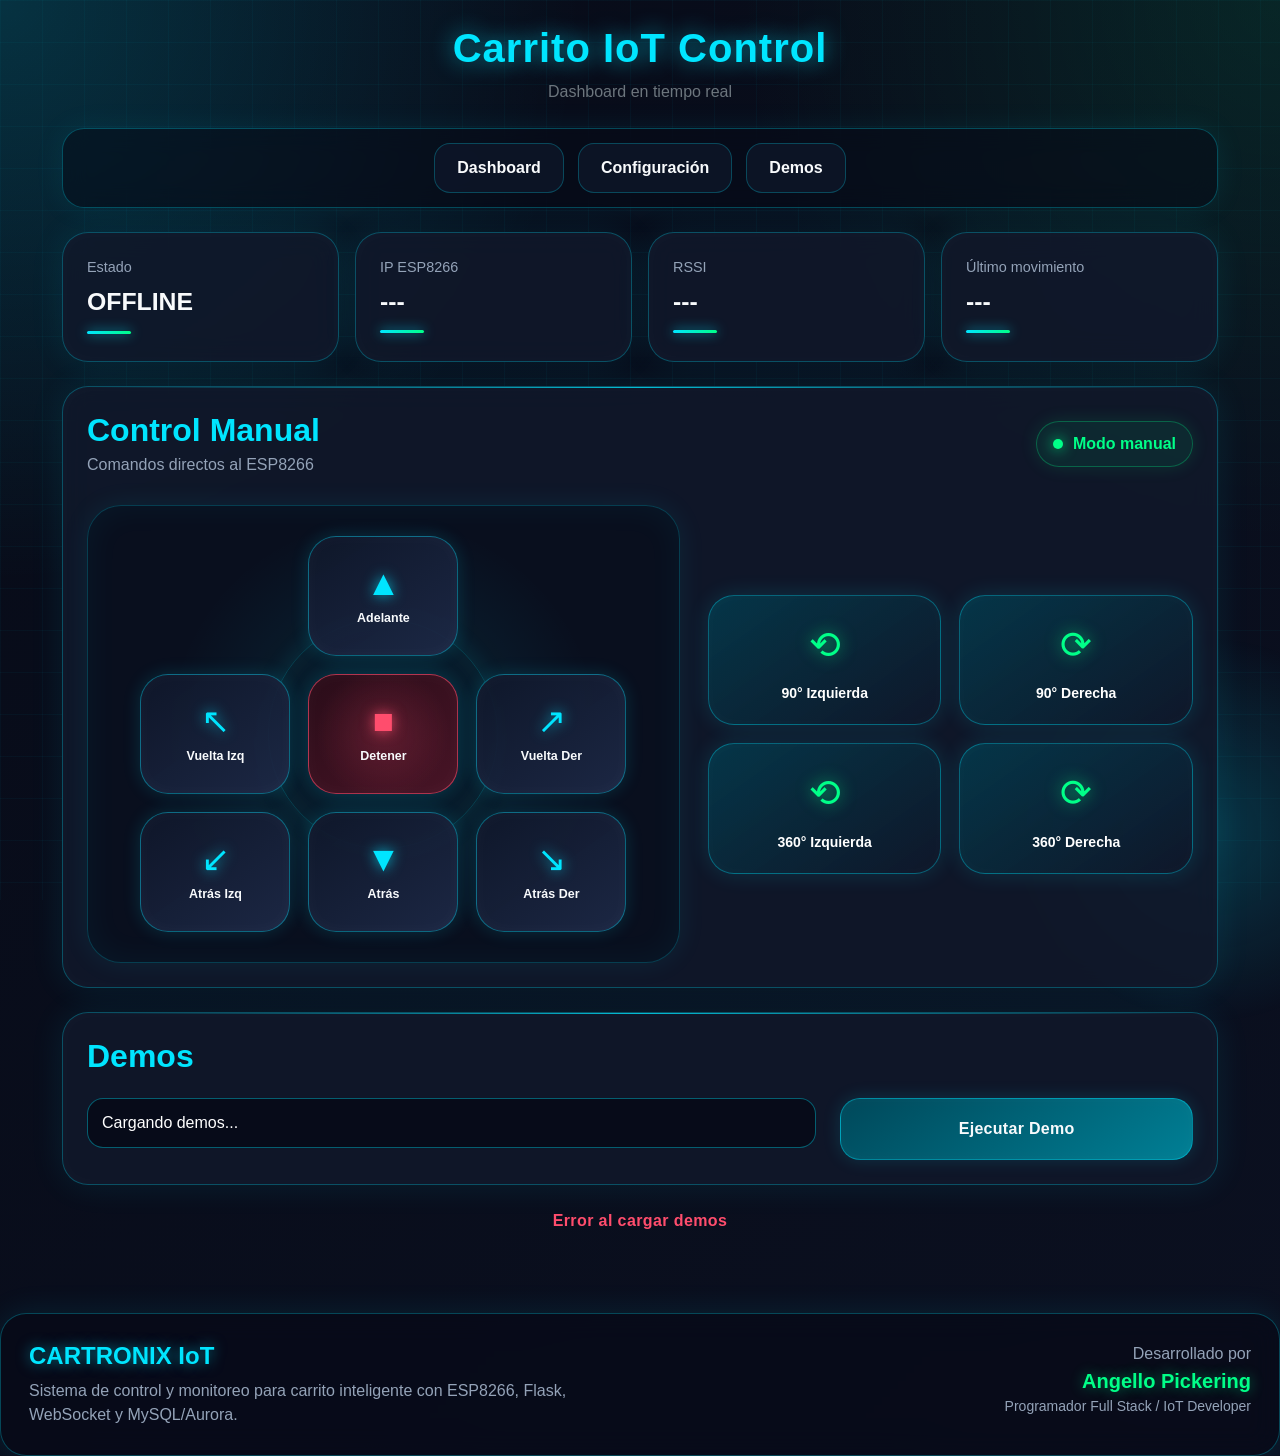
<file: index.html>
<!DOCTYPE html>
<html lang="es">
<head>
    <meta charset="UTF-8">
    <title>CARTRONIX IoT | Control Inteligente</title>
    <link rel="icon" type="image/png" href="./assets/img/favicon.png">
    <meta name="viewport" content="width=device-width, initial-scale=1.0">

    <link href="https://cdn.jsdelivr.net/npm/bootstrap@5.3.3/dist/css/bootstrap.min.css" rel="stylesheet">
    <link rel="stylesheet" href="assets/css/styles.css">
</head>

<body>

<div class="container py-4">

    <header class="text-center mb-4">
        <h1>Carrito IoT Control</h1>
        <p class="text-secondary">Dashboard en tiempo real</p>
    </header>
<nav class="navbar-iot mb-4">
    <a href="index.html" class="nav-iot">Dashboard</a>
    <a href="configuracion.html" class="nav-iot">Configuración</a>
    <a href="demos.html" class="nav-iot">Demos</a>
</nav>

    <section class="row g-3 mb-4">

        <div class="col-md-3">
            <div class="iot-card">
                <span>Estado</span>
                <h3 id="estado">OFFLINE</h3>
            </div>
        </div>

        <div class="col-md-3">
            <div class="iot-card">
                <span>IP ESP8266</span>
                <h3 id="ip">---</h3>
            </div>
        </div>

        <div class="col-md-3">
            <div class="iot-card">
                <span>RSSI</span>
                <h3 id="rssi">---</h3>
            </div>
        </div>

        <div class="col-md-3">
            <div class="iot-card">
                <span>Último movimiento</span>
                <h3 id="ultimoMovimiento">---</h3>
            </div>
        </div>

    </section>

    <section class="iot-panel mb-4">
    <div class="section-header">
        <div>
            <h2>Control Manual</h2>
            <p>Comandos directos al ESP8266</p>
        </div>

        <div class="control-status">
            <span class="pulse-dot"></span>
            Modo manual
        </div>
    </div>

    <div class="remote-wrapper">

        <div class="remote-core">

            <button onclick="ejecutarMovimiento(1)" class="remote-btn forward-btn">
                <span class="arrow">▲</span>
                <small>Adelante</small>
            </button>

            <button onclick="ejecutarMovimiento(4)" class="remote-btn diagonal">
                <span>↖</span>
                <small>Vuelta Izq</small>
            </button>

            <button onclick="ejecutarMovimiento(3)" class="remote-btn stop-btn">
                <span>■</span>
                <small>Detener</small>
            </button>

            <button onclick="ejecutarMovimiento(5)" class="remote-btn diagonal">
                <span>↗</span>
                <small>Vuelta Der</small>
            </button>

            <button onclick="ejecutarMovimiento(6)" class="remote-btn diagonal">
                <span>↙</span>
                <small>Atrás Izq</small>
            </button>

            <button onclick="ejecutarMovimiento(2)" class="remote-btn back-btn">
                <span class="arrow">▼</span>
                <small>Atrás</small>
            </button>

            <button onclick="ejecutarMovimiento(7)" class="remote-btn diagonal">
                <span>↘</span>
                <small>Atrás Der</small>
            </button>

        </div>

        <div class="special-controls">

            <button onclick="ejecutarMovimiento(8)" class="special-control">
                <span>⟲</span>
                <small>90° Izquierda</small>
            </button>

            <button onclick="ejecutarMovimiento(9)" class="special-control">
                <span>⟳</span>
                <small>90° Derecha</small>
            </button>

            <button onclick="ejecutarMovimiento(10)" class="special-control">
                <span>⟲</span>
                <small>360° Izquierda</small>
            </button>

            <button onclick="ejecutarMovimiento(11)" class="special-control">
                <span>⟳</span>
                <small>360° Derecha</small>
            </button>

        </div>

    </div>
</section>

    <section class="iot-panel">
        <h2>Demos</h2>

        <div class="row">
            <div class="col-md-8">
                <select id="selectDemo" class="form-select">
                    <option value="">Cargando demos...</option>
                </select>
            </div>

            <div class="col-md-4">
                <button onclick="ejecutarDemo()" class="btn-demo w-100">
                    Ejecutar Demo
                </button>
            </div>
        </div>
    </section>

    <div id="mensaje" class="mensaje mt-4"></div>

</div>
<footer class="footer-iot mt-5">
    <div>
        <h4>CARTRONIX IoT</h4>
        <p>Sistema de control y monitoreo para carrito inteligente con ESP8266, Flask, WebSocket y MySQL/Aurora.</p>
    </div>

    <div class="footer-dev">
        <span>Desarrollado por</span>
        <strong>Angello Pickering</strong>
        <small>Programador Full Stack / IoT Developer</small>
    </div>
</footer>
<script src="assets/js/config.js"></script>
<script src="assets/js/app.js"></script>

</body>
</html>
</file>
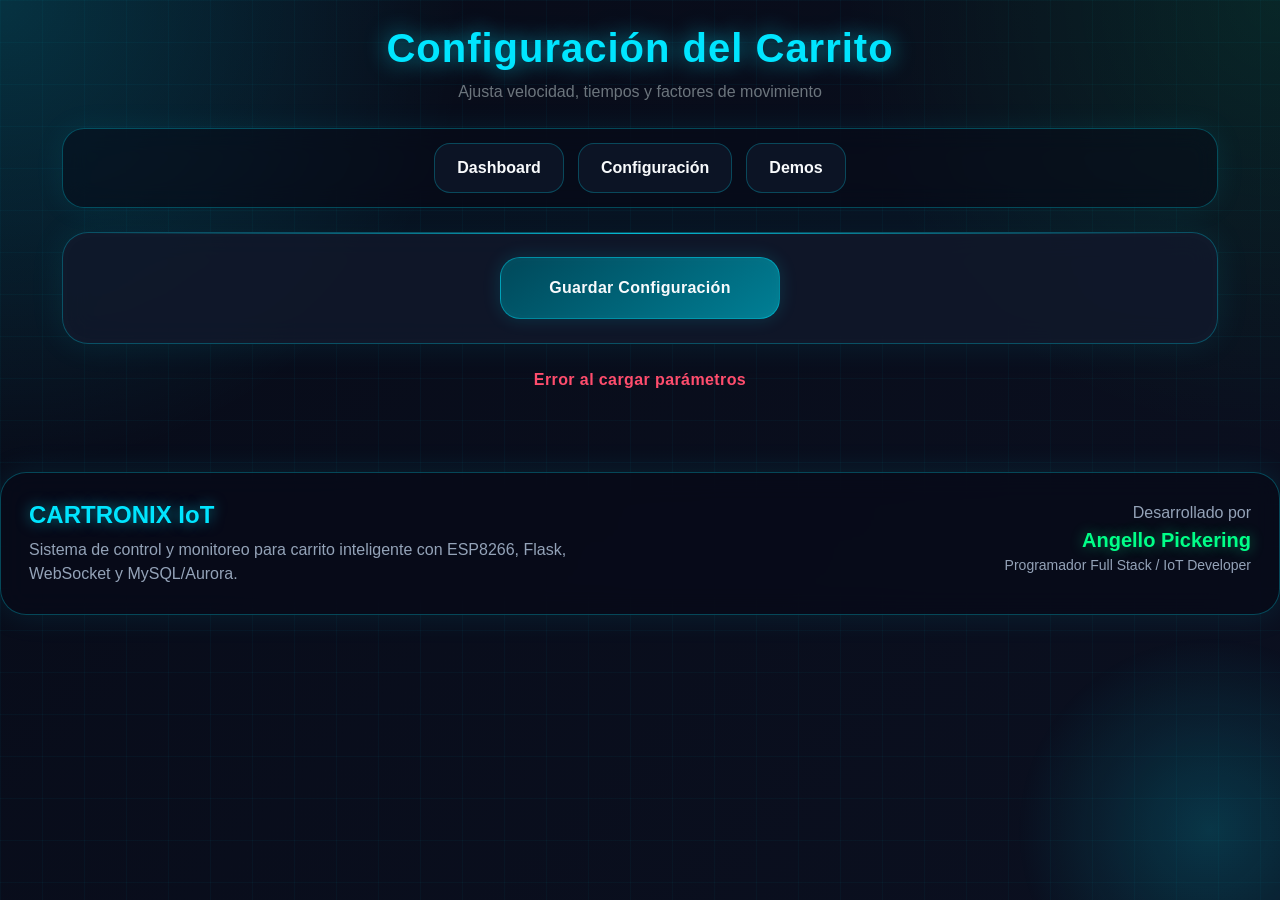
<file: configuracion.html>
<!DOCTYPE html>
<html lang="es">
<head>
    <meta charset="UTF-8">
    <title>CARTRONIX IoT | Configuración</title>
    <link rel="icon" type="image/png" href="./assets/img/favicon.png">
    <meta name="viewport" content="width=device-width, initial-scale=1.0">

    <link href="https://cdn.jsdelivr.net/npm/bootstrap@5.3.3/dist/css/bootstrap.min.css" rel="stylesheet">
    <link rel="stylesheet" href="assets/css/styles.css">
    <link rel="stylesheet" href="assets/css/configuracion.css">
</head>

<body>

<div class="container py-4">

    <header class="text-center mb-4">
        <h1>Configuración del Carrito</h1>
        <p class="text-secondary">Ajusta velocidad, tiempos y factores de movimiento</p>
    </header>
    <nav class="navbar-iot mb-4">
    <a href="index.html" class="nav-iot">Dashboard</a>
    <a href="configuracion.html" class="nav-iot">Configuración</a>
    <a href="demos.html" class="nav-iot">Demos</a>
</nav>

    <section class="iot-panel">

        <div id="parametrosContainer" class="row g-4"></div>

        <div class="text-center mt-4">
            <button class="btn-demo px-5" onclick="guardarParametros()">
                Guardar Configuración
            </button>
        </div>

    </section>

    <div id="mensaje" class="mensaje mt-4"></div>

</div>
<footer class="footer-iot mt-5">
    <div>
        <h4>CARTRONIX IoT</h4>
        <p>Sistema de control y monitoreo para carrito inteligente con ESP8266, Flask, WebSocket y MySQL/Aurora.</p>
    </div>

    <div class="footer-dev">
        <span>Desarrollado por</span>
        <strong>Angello Pickering</strong>
        <small>Programador Full Stack / IoT Developer</small>
    </div>
</footer>
<script src="assets/js/config.js"></script>
<script src="assets/js/configuracion.js"></script>

</body>
</html>
</file>
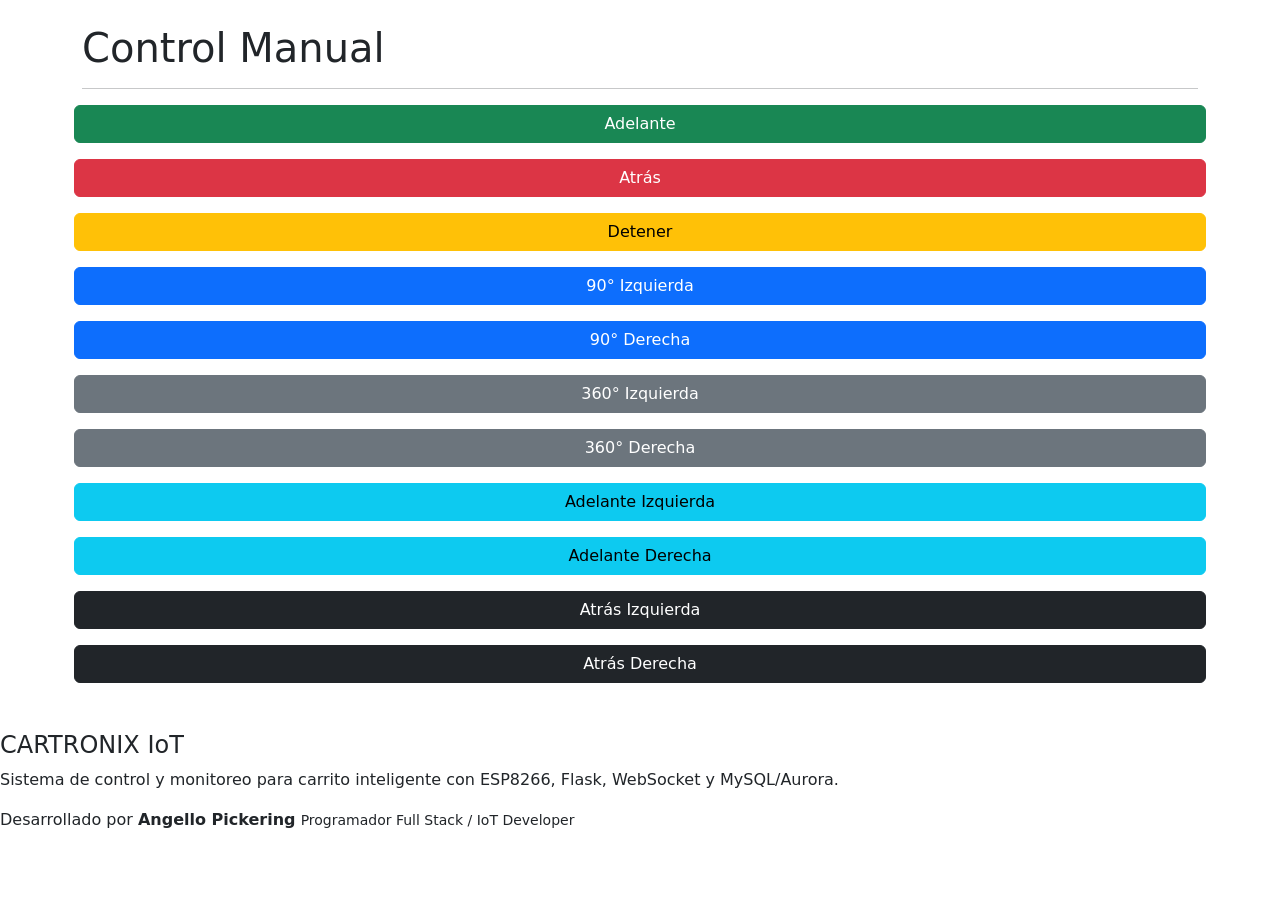
<file: control.html>
<!DOCTYPE html>
<html lang="es">

<head>

<meta charset="UTF-8">

<title>Control</title>
<link rel="icon" type="image/png" href="./assets/img/favicon.png">

<link href="https://cdn.jsdelivr.net/npm/bootstrap@5.3.3/dist/css/bootstrap.min.css" rel="stylesheet">

</head>

<body>

<div class="container mt-4">

<h1>Control Manual</h1>

<hr>

<div class="row g-3">

<button class="btn btn-success"
onclick="enviarMovimiento(1)">
Adelante
</button>

<button class="btn btn-danger"
onclick="enviarMovimiento(2)">
Atrás
</button>

<button class="btn btn-warning"
onclick="enviarMovimiento(3)">
Detener
</button>

<button class="btn btn-primary"
onclick="enviarMovimiento(4)">
90° Izquierda
</button>

<button class="btn btn-primary"
onclick="enviarMovimiento(5)">
90° Derecha
</button>

<button class="btn btn-secondary"
onclick="enviarMovimiento(6)">
360° Izquierda
</button>

<button class="btn btn-secondary"
onclick="enviarMovimiento(7)">
360° Derecha
</button>

<button class="btn btn-info"
onclick="enviarMovimiento(8)">
Adelante Izquierda
</button>

<button class="btn btn-info"
onclick="enviarMovimiento(9)">
Adelante Derecha
</button>

<button class="btn btn-dark"
onclick="enviarMovimiento(10)">
Atrás Izquierda
</button>

<button class="btn btn-dark"
onclick="enviarMovimiento(11)">
Atrás Derecha
</button>

</div>

</div>
<footer class="footer-iot mt-5">
    <div>
        <h4>CARTRONIX IoT</h4>
        <p>Sistema de control y monitoreo para carrito inteligente con ESP8266, Flask, WebSocket y MySQL/Aurora.</p>
    </div>

    <div class="footer-dev">
        <span>Desarrollado por</span>
        <strong>Angello Pickering</strong>
        <small>Programador Full Stack / IoT Developer</small>
    </div>
</footer>
<script src="./assets/js/control.js"></script>

</body>

</html>
</file>
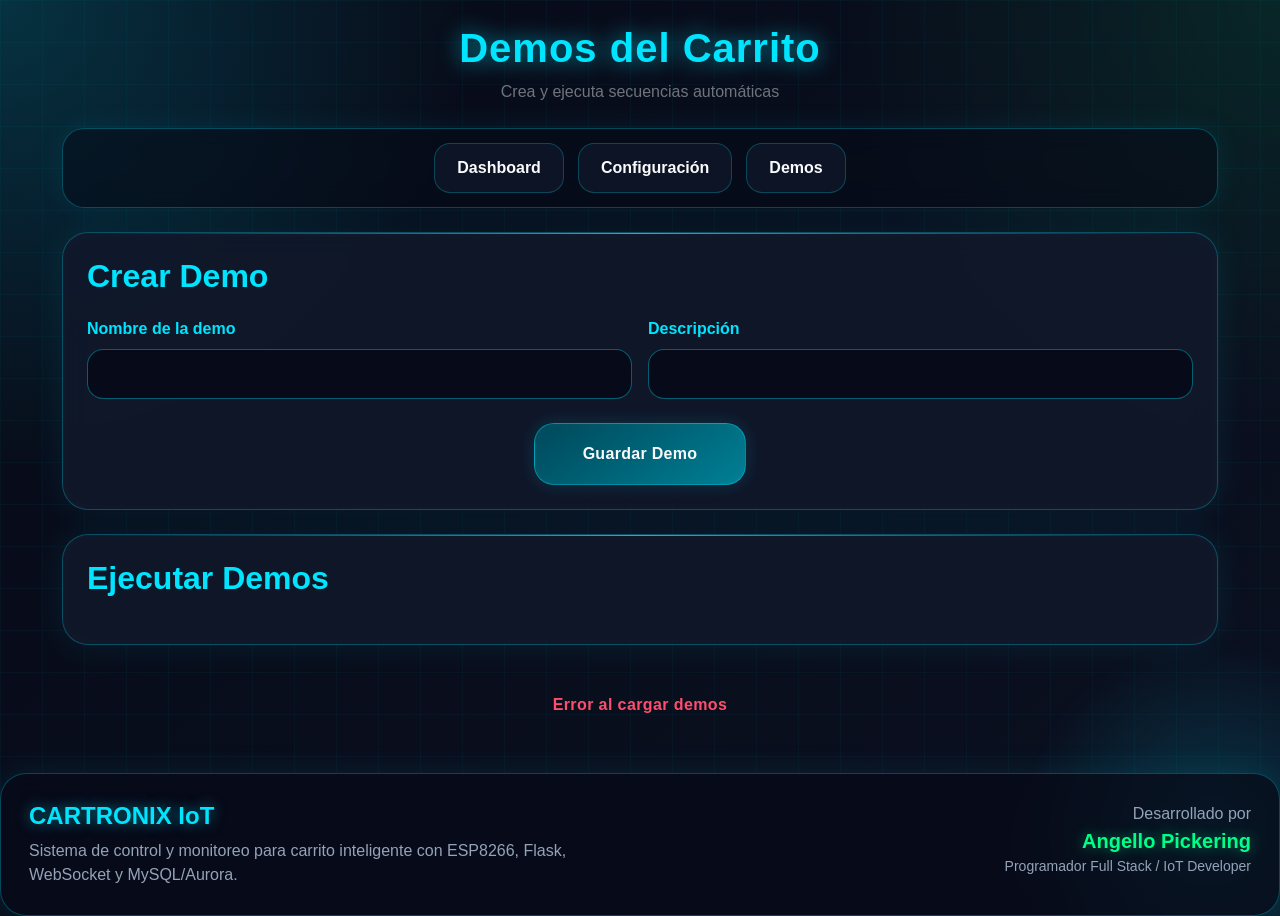
<file: demos.html>
<!DOCTYPE html>
<html lang="es">
<head>
    <meta charset="UTF-8">
    <title>CARTRONIX IoT | Demos</title>
    <link rel="icon" type="image/png" href="./assets/img/favicon.png">
    <meta name="viewport" content="width=device-width, initial-scale=1.0">

    <link href="https://cdn.jsdelivr.net/npm/bootstrap@5.3.3/dist/css/bootstrap.min.css" rel="stylesheet">
    <link rel="stylesheet" href="assets/css/styles.css">
    <link rel="stylesheet" href="assets/css/demos.css">
</head>

<body>

<div class="container py-4">

    <header class="text-center mb-4">
        <h1>Demos del Carrito</h1>
        <p class="text-secondary">Crea y ejecuta secuencias automáticas</p>
    </header>

    <nav class="navbar-iot mb-4">
        <a href="index.html" class="nav-iot">Dashboard</a>
        <a href="configuracion.html" class="nav-iot">Configuración</a>
        <a href="demos.html" class="nav-iot">Demos</a>
    </nav>

    <section class="iot-panel mb-4">
        <h2>Crear Demo</h2>

        <div class="row g-3 mb-3">
            <div class="col-md-6">
                <label>Nombre de la demo</label>
                <input type="text" id="nombreDemo" class="form-control input-iot">
            </div>

            <div class="col-md-6">
                <label>Descripción</label>
                <input type="text" id="descripcionDemo" class="form-control input-iot">
            </div>
        </div>

        <div id="movimientosDemo" class="row g-3"></div>

        <div class="text-center mt-4">
            <button class="btn-demo px-5" onclick="crearDemo()">
                Guardar Demo
            </button>
        </div>
    </section>

    <section class="iot-panel">
        <h2>Ejecutar Demos</h2>

        <div id="listaDemos" class="demo-list"></div>
        
</div>
    </section>

    <div id="mensaje" class="mensaje mt-4"></div>

</div>
<footer class="footer-iot mt-5">
    <div>
        <h4>CARTRONIX IoT</h4>
        <p>Sistema de control y monitoreo para carrito inteligente con ESP8266, Flask, WebSocket y MySQL/Aurora.</p>
    </div>

    <div class="footer-dev">
        <span>Desarrollado por</span>
        <strong>Angello Pickering</strong>
        <small>Programador Full Stack / IoT Developer</small>
    </div>
</footer>
<script src="assets/js/config.js"></script>
<script src="assets/js/demos.js"></script>

</body>
</html>
</file>
<file: assets/css/styles.css>
:root {
    --bg: #070b18;
    --bg-2: #0b1020;
    --card: rgba(16, 24, 43, 0.88);
    --card-2: rgba(20, 32, 58, 0.92);
    --primary: #00e5ff;
    --success: #00ff88;
    --danger: #ff4d6d;
    --warning: #ffc107;
    --text: #f8fafc;
    --muted: #94a3b8;
    --border: rgba(0, 229, 255, 0.28);
}

* {
    box-sizing: border-box;
}

body {
    min-height: 100vh;
    color: var(--text);
    font-family: "Segoe UI", Arial, sans-serif;
    background:
        radial-gradient(circle at top left, rgba(0, 229, 255, .18), transparent 30%),
        radial-gradient(circle at top right, rgba(0, 255, 136, .10), transparent 28%),
        linear-gradient(135deg, var(--bg), var(--bg-2));
}

.container {
    max-width: 1180px;
}

header h1 {
    color: var(--primary);
    font-weight: 900;
    letter-spacing: 1px;
    text-shadow: 0 0 22px rgba(0, 229, 255, .65);
}

header p {
    color: var(--muted) !important;
}

.navbar-iot {
    display: flex;
    justify-content: center;
    gap: 14px;
    flex-wrap: wrap;
    padding: 14px;
    background: rgba(7, 11, 24, .55);
    border: 1px solid var(--border);
    border-radius: 22px;
    backdrop-filter: blur(12px);
    box-shadow: 0 0 30px rgba(0, 229, 255, .08);
}

.nav-iot {
    text-decoration: none;
    color: var(--text);
    padding: 12px 22px;
    border-radius: 16px;
    border: 1px solid rgba(0, 229, 255, .25);
    background: rgba(15, 23, 42, .8);
    font-weight: 700;
    transition: .25s;
}

.nav-iot:hover {
    color: var(--primary);
    transform: translateY(-2px);
    box-shadow: 0 0 22px rgba(0, 229, 255, .38);
}

.iot-card,
.iot-panel {
    background: var(--card);
    border: 1px solid var(--border);
    border-radius: 26px;
    padding: 24px;
    box-shadow:
        0 0 35px rgba(0, 229, 255, .09),
        inset 0 0 18px rgba(255, 255, 255, .025);
    backdrop-filter: blur(14px);
}

.iot-card {
    min-height: 130px;
    transition: .25s;
}

.iot-card:hover {
    transform: translateY(-4px);
    background: var(--card-2);
    box-shadow: 0 0 34px rgba(0, 229, 255, .18);
}

.iot-card span {
    display: block;
    color: var(--muted);
    font-size: .9rem;
    margin-bottom: 8px;
}

.iot-card h3 {
    font-size: 1.55rem;
    font-weight: 800;
}

.online {
    color: var(--success);
    text-shadow: 0 0 14px rgba(0, 255, 136, .75);
}

h2 {
    color: var(--primary);
    font-weight: 800;
    margin-bottom: 22px;
}

.control-grid {
    display: grid;
    grid-template-columns: repeat(3, 1fr);
    gap: 18px;
    max-width: 760px;
    margin: auto;
}

.forward,
.back {
    grid-column: 2;
}

.btn-control,
.btn-special,
.btn-demo {
    border: none;
    border-radius: 20px;
    padding: 18px 20px;
    color: var(--text);
    font-weight: 800;
    letter-spacing: .3px;
    background:
        linear-gradient(145deg, rgba(15, 23, 42, .95), rgba(30, 41, 71, .95));
    border: 1px solid rgba(0, 229, 255, .38);
    box-shadow:
        0 0 18px rgba(0, 229, 255, .15),
        inset 0 0 14px rgba(255, 255, 255, .025);
    transition: .2s;
}

.btn-control:hover,
.btn-special:hover,
.btn-demo:hover {
    transform: translateY(-3px) scale(1.02);
    color: var(--primary);
    box-shadow:
        0 0 30px rgba(0, 229, 255, .45),
        inset 0 0 18px rgba(0, 229, 255, .08);
}

.stop {
    border-color: rgba(255, 77, 109, .6);
    color: #ffd6de;
    box-shadow: 0 0 18px rgba(255, 77, 109, .25);
}

.stop:hover {
    color: var(--danger);
    box-shadow: 0 0 30px rgba(255, 77, 109, .45);
}

.special-grid {
    display: grid;
    grid-template-columns: repeat(4, 1fr);
    gap: 18px;
}

.btn-demo {
    background: linear-gradient(145deg, #00485a, #007f95);
}

.form-select,
.form-control,
.input-iot {
    background: rgba(7, 11, 24, .92) !important;
    color: white !important;
    border: 1px solid rgba(0, 229, 255, .38) !important;
    border-radius: 16px !important;
    padding: 12px 14px !important;
}

.form-select:focus,
.form-control:focus,
.input-iot:focus {
    border-color: var(--primary) !important;
    box-shadow: 0 0 18px rgba(0, 229, 255, .32) !important;
}

.mensaje {
    min-height: 32px;
    text-align: center;
    font-weight: 800;
    letter-spacing: .4px;
}

.mensaje.success {
    color: var(--success);
}

.mensaje.info {
    color: var(--primary);
}

.mensaje.warning {
    color: var(--warning);
}

.mensaje.danger {
    color: var(--danger);
}

.demo-item,
.demo-mov-card,
.param-card {
    background: rgba(15, 23, 42, .86);
    border: 1px solid rgba(0, 229, 255, .28);
    border-radius: 22px;
    padding: 20px;
    box-shadow: 0 0 22px rgba(0, 229, 255, .08);
}

.demo-item {
    display: flex;
    align-items: center;
    justify-content: space-between;
    gap: 18px;
}

.demo-item h4 {
    color: var(--primary);
    font-weight: 800;
    margin-bottom: 6px;
}

.demo-item p {
    color: var(--muted);
    margin: 0;
}

.demo-list {
    display: grid;
    gap: 18px;
}

label {
    color: var(--primary);
    font-weight: 700;
    margin-bottom: 8px;
}

@media (max-width: 768px) {
    .control-grid,
    .special-grid {
        grid-template-columns: 1fr;
    }

    .forward,
    .back {
        grid-column: auto;
    }

    .demo-item {
        flex-direction: column;
        align-items: stretch;
    }

    .iot-card {
        min-height: auto;
    }
}

body::before {
    content: "";
    position: fixed;
    inset: 0;
    background-image:
        linear-gradient(rgba(0, 229, 255, .035) 1px, transparent 1px),
        linear-gradient(90deg, rgba(0, 229, 255, .035) 1px, transparent 1px);
    background-size: 42px 42px;
    pointer-events: none;
    z-index: -1;
}

body::after {
    content: "";
    position: fixed;
    width: 420px;
    height: 420px;
    right: -140px;
    bottom: -140px;
    background: radial-gradient(circle, rgba(0, 229, 255, .18), transparent 65%);
    pointer-events: none;
    z-index: -1;
}

.iot-panel {
    position: relative;
    overflow: hidden;
}

.iot-panel::before {
    content: "";
    position: absolute;
    top: 0;
    left: 24px;
    right: 24px;
    height: 1px;
    background: linear-gradient(90deg, transparent, var(--primary), transparent);
    opacity: .8;
}

.iot-card::after {
    content: "";
    display: block;
    width: 44px;
    height: 3px;
    margin-top: 14px;
    border-radius: 10px;
    background: linear-gradient(90deg, var(--primary), var(--success));
    box-shadow: 0 0 12px rgba(0, 229, 255, .8);
}

.btn-control:active,
.btn-special:active,
.btn-demo:active {
    transform: scale(.97);
}

.footer-iot {
    display: flex;
    justify-content: space-between;
    gap: 24px;
    flex-wrap: wrap;
    padding: 28px;
    border-radius: 26px;
    background: rgba(7, 11, 24, .72);
    border: 1px solid rgba(0, 229, 255, .28);
    box-shadow: 0 0 32px rgba(0, 229, 255, .10);
    backdrop-filter: blur(14px);
}

.footer-iot h4 {
    color: var(--primary);
    font-weight: 900;
    margin-bottom: 8px;
    text-shadow: 0 0 14px rgba(0, 229, 255, .55);
}

.footer-iot p {
    max-width: 620px;
    margin: 0;
    color: var(--muted);
}

.footer-dev {
    display: flex;
    flex-direction: column;
    align-items: flex-end;
}

.footer-dev span,
.footer-dev small {
    color: var(--muted);
}

.footer-dev strong {
    color: var(--success);
    font-size: 1.25rem;
    text-shadow: 0 0 14px rgba(0, 255, 136, .45);
}

@media (max-width: 768px) {
    .footer-dev {
        align-items: flex-start;
    }
}

.section-header {
    display: flex;
    justify-content: space-between;
    align-items: center;
    gap: 18px;
    margin-bottom: 28px;
    flex-wrap: wrap;
}

.section-header h2 {
    margin-bottom: 4px;
}

.section-header p {
    margin: 0;
    color: var(--muted);
}

.control-status {
    display: flex;
    align-items: center;
    gap: 10px;
    color: var(--success);
    font-weight: 800;
    padding: 10px 16px;
    border-radius: 999px;
    background: rgba(0, 255, 136, .08);
    border: 1px solid rgba(0, 255, 136, .28);
    box-shadow: 0 0 18px rgba(0, 255, 136, .12);
}

.pulse-dot {
    width: 10px;
    height: 10px;
    border-radius: 50%;
    background: var(--success);
    box-shadow: 0 0 14px rgba(0, 255, 136, .9);
    animation: pulseDot 1.4s infinite;
}

@keyframes pulseDot {
    0% {
        transform: scale(.9);
        opacity: .7;
    }

    50% {
        transform: scale(1.35);
        opacity: 1;
    }

    100% {
        transform: scale(.9);
        opacity: .7;
    }
}

.remote-wrapper {
    display: grid;
    grid-template-columns: 1.1fr .9fr;
    gap: 28px;
    align-items: center;
}

.remote-core {
    position: relative;
    display: grid;
    grid-template-columns: repeat(3, 150px);
    grid-template-rows: repeat(3, 120px);
    gap: 18px;
    justify-content: center;
    padding: 30px;
    border-radius: 34px;
    background:
        radial-gradient(circle at center, rgba(0, 229, 255, .11), transparent 58%),
        rgba(7, 11, 24, .55);
    border: 1px solid rgba(0, 229, 255, .22);
    box-shadow:
        inset 0 0 35px rgba(0, 229, 255, .05),
        0 0 28px rgba(0, 229, 255, .08);
}

.remote-core::before {
    content: "";
    position: absolute;
    width: 230px;
    height: 230px;
    border: 1px solid rgba(0, 229, 255, .18);
    border-radius: 50%;
    left: 50%;
    top: 50%;
    transform: translate(-50%, -50%);
    box-shadow:
        0 0 24px rgba(0, 229, 255, .12),
        inset 0 0 24px rgba(0, 229, 255, .06);
    pointer-events: none;
}

.remote-btn {
    position: relative;
    z-index: 1;
    border: none;
    border-radius: 28px;
    color: white;
    background:
        linear-gradient(145deg, rgba(15, 23, 42, .95), rgba(30, 41, 71, .92));
    border: 1px solid rgba(0, 229, 255, .38);
    box-shadow:
        0 0 18px rgba(0, 229, 255, .15),
        inset 0 0 18px rgba(255, 255, 255, .03);
    transition: .22s ease;
    display: flex;
    flex-direction: column;
    align-items: center;
    justify-content: center;
    gap: 8px;
}

.remote-btn span {
    font-size: 2.2rem;
    line-height: 1;
    color: var(--primary);
    text-shadow: 0 0 14px rgba(0, 229, 255, .75);
}

.remote-btn small {
    font-weight: 800;
    color: var(--text);
    font-size: .78rem;
}

.remote-btn:hover {
    transform: translateY(-4px) scale(1.03);
    border-color: var(--primary);
    box-shadow:
        0 0 32px rgba(0, 229, 255, .42),
        inset 0 0 18px rgba(0, 229, 255, .07);
}

.remote-btn:active {
    transform: scale(.95);
}

.forward-btn {
    grid-column: 2;
    grid-row: 1;
}

.stop-btn {
    grid-column: 2;
    grid-row: 2;
    border-color: rgba(255, 77, 109, .6);
    background:
        radial-gradient(circle, rgba(255, 77, 109, .18), transparent 70%),
        linear-gradient(145deg, rgba(44, 12, 24, .95), rgba(76, 20, 38, .95));
}

.stop-btn span {
    color: var(--danger);
    text-shadow: 0 0 14px rgba(255, 77, 109, .85);
}

.back-btn {
    grid-column: 2;
    grid-row: 3;
}

.diagonal:nth-of-type(2) {
    grid-column: 1;
    grid-row: 2;
}

.diagonal:nth-of-type(4) {
    grid-column: 3;
    grid-row: 2;
}

.diagonal:nth-of-type(5) {
    grid-column: 1;
    grid-row: 3;
}

.diagonal:nth-of-type(7) {
    grid-column: 3;
    grid-row: 3;
}

.special-controls {
    display: grid;
    grid-template-columns: repeat(2, 1fr);
    gap: 18px;
}

.special-control {
    min-height: 125px;
    border: none;
    border-radius: 26px;
    padding: 20px;
    color: white;
    background:
        linear-gradient(145deg, rgba(0, 72, 90, .65), rgba(15, 23, 42, .95));
    border: 1px solid rgba(0, 229, 255, .34);
    box-shadow:
        0 0 22px rgba(0, 229, 255, .14),
        inset 0 0 16px rgba(255, 255, 255, .025);
    transition: .22s ease;
    display: flex;
    flex-direction: column;
    align-items: center;
    justify-content: center;
    gap: 10px;
}

.special-control span {
    font-size: 2.4rem;
    color: var(--success);
    text-shadow: 0 0 16px rgba(0, 255, 136, .65);
}

.special-control small {
    font-weight: 800;
}

.special-control:hover {
    transform: translateY(-4px) scale(1.03);
    box-shadow:
        0 0 32px rgba(0, 255, 136, .23),
        inset 0 0 18px rgba(0, 255, 136, .06);
}

@media (max-width: 992px) {
    .remote-wrapper {
        grid-template-columns: 1fr;
    }

    .remote-core {
        grid-template-columns: repeat(3, 1fr);
    }
}

@media (max-width: 576px) {
    .remote-core {
        grid-template-columns: repeat(3, 1fr);
        grid-template-rows: repeat(3, 105px);
        padding: 18px;
        gap: 12px;
    }

    .remote-btn small,
    .special-control small {
        font-size: .68rem;
    }

    .special-controls {
        grid-template-columns: 1fr;
    }
}
</file>
<file: assets/css/configuracion.css>
.param-card {
    background: rgba(17, 24, 39, 0.95);
    border: 1px solid rgba(0, 229, 255, 0.35);
    border-radius: 20px;
    padding: 22px;
    box-shadow: 0 0 22px rgba(0, 229, 255, 0.12);
}

.param-card label {
    color: var(--primary);
    font-weight: 700;
    margin-bottom: 10px;
}

.param-card small {
    color: var(--muted);
}

.param-card input {
    background: #0b1020;
    color: white;
    border: 1px solid rgba(0, 229, 255, 0.45);
    border-radius: 12px;
    padding: 12px;
}

.param-card input:focus {
    background: #0b1020;
    color: white;
    border-color: var(--primary);
    box-shadow: 0 0 15px rgba(0, 229, 255, 0.35);
}
</file>
<file: assets/css/demos.css>
.input-iot {
    background: #0b1020;
    color: white;
    border: 1px solid rgba(0, 229, 255, 0.45);
    border-radius: 12px;
    padding: 12px;
}

.input-iot:focus {
    background: #0b1020;
    color: white;
    border-color: var(--primary);
    box-shadow: 0 0 15px rgba(0, 229, 255, 0.35);
}

.demo-mov-card,
.demo-item {
    background: rgba(17, 24, 39, 0.95);
    border: 1px solid rgba(0, 229, 255, 0.35);
    border-radius: 18px;
    padding: 18px;
    box-shadow: 0 0 18px rgba(0, 229, 255, 0.1);
}

.demo-list {
    display: grid;
    gap: 18px;
}

.demo-item {
    display: flex;
    justify-content: space-between;
    align-items: center;
}

.demo-item h4 {
    color: var(--primary);
    margin-bottom: 5px;
}

.demo-item p {
    color: var(--muted);
    margin-bottom: 0;
}

@media (max-width: 768px) {
    .demo-item {
        flex-direction: column;
        gap: 14px;
        align-items: stretch;
    }
}
</file>
